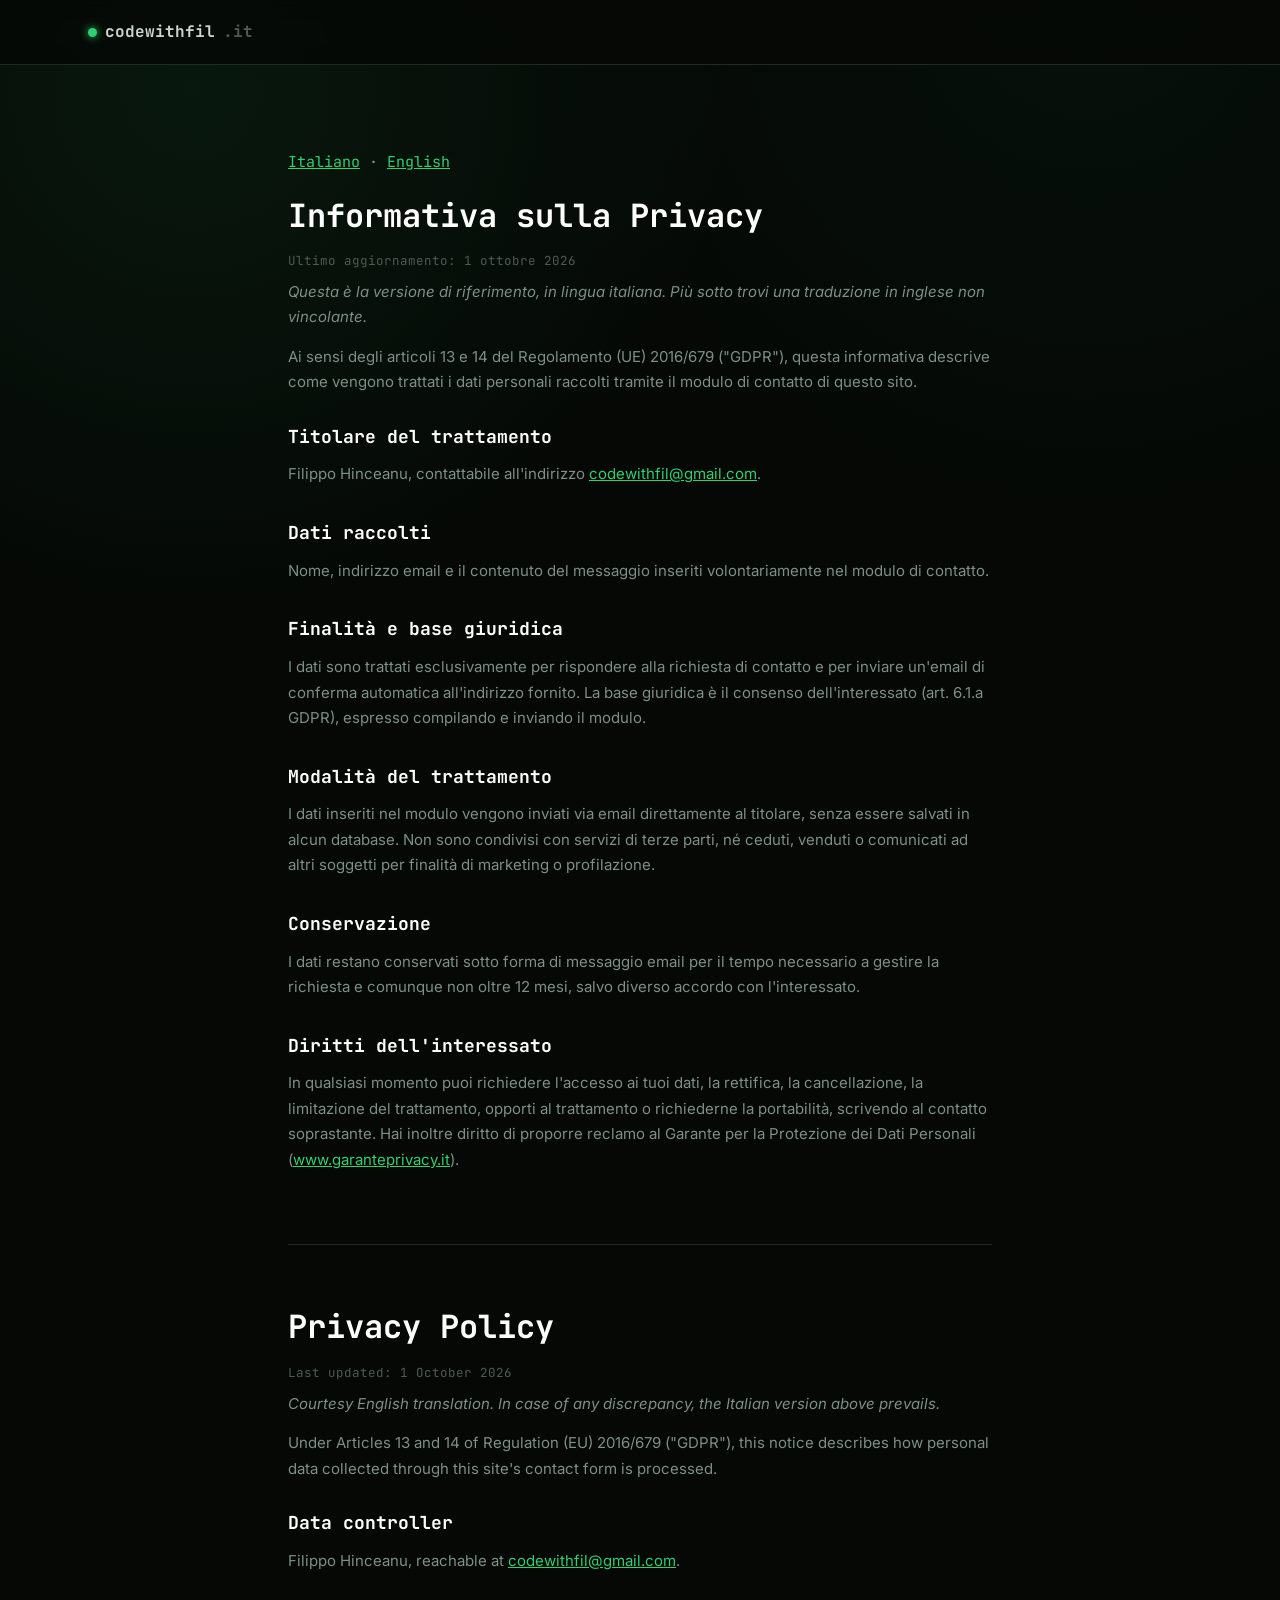
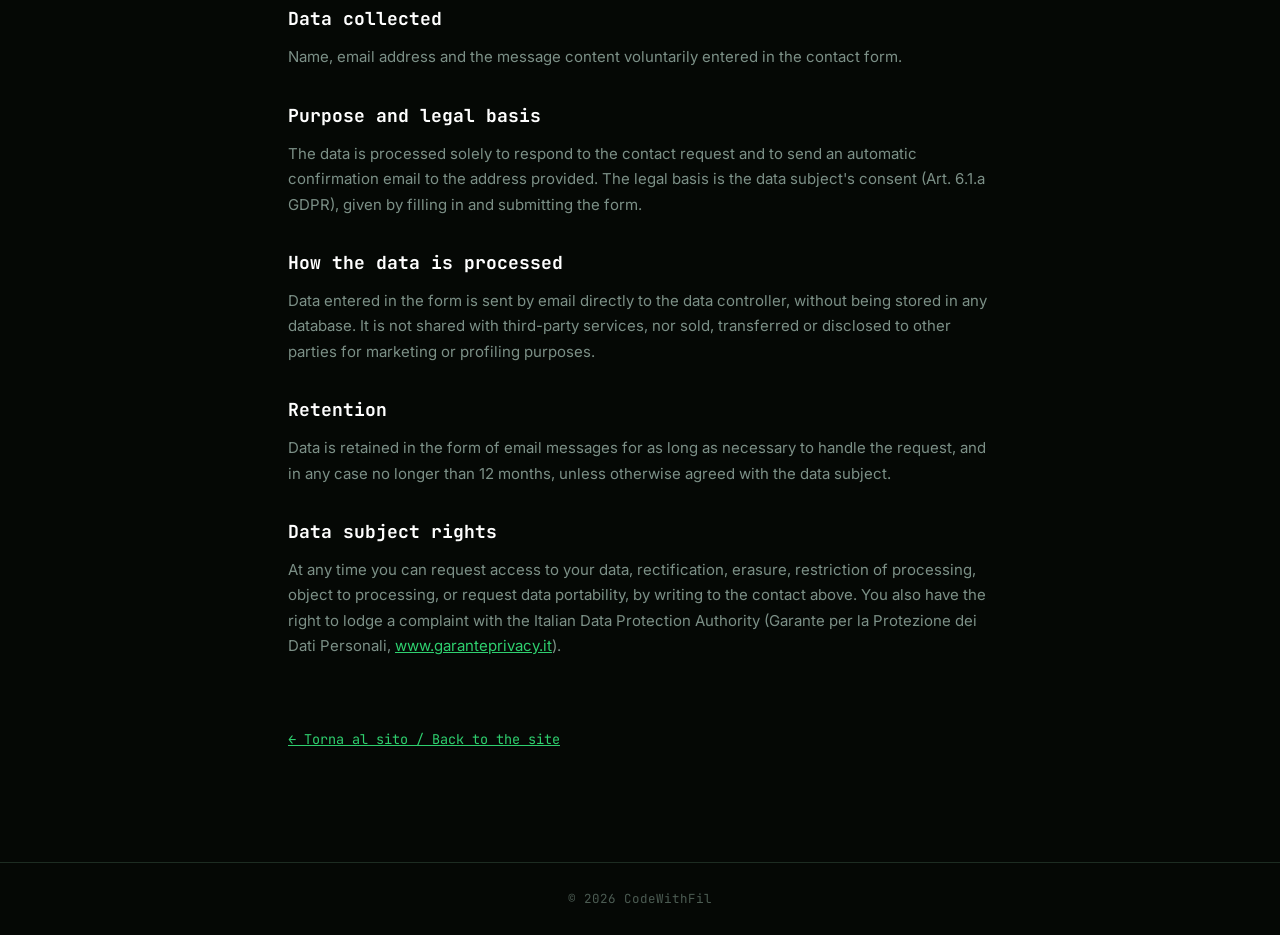
<file: pages/policy/index.html>
<!DOCTYPE html>
<html lang="it">

<head>
    <meta charset="UTF-8">
    <meta name="viewport" content="width=device-width, initial-scale=1.0, maximum-scale=1.0, user-scalable=no">

    <title>Informativa sulla Privacy | CodeWithFil</title>
    <meta name="description" content="Informativa sulla privacy per il trattamento dei dati raccolti tramite il modulo di contatto di codewithfil.it.">
    <meta name="robots" content="noindex, follow">

    <link rel="icon" href="../../assets/img/favicon.png" type="image/png">
    <link rel="apple-touch-icon" href="../../assets/img/favicon.png">
    <link rel="canonical" href="https://codewithfil.it/pages/policy/">

    <link rel="preconnect" href="https://fonts.googleapis.com">
    <link rel="preconnect" href="https://fonts.gstatic.com" crossorigin>
    <link
        href="https://fonts.googleapis.com/css2?family=JetBrains+Mono:wght@400;500;600;700;800&family=Inter:wght@400;500;600;700&display=swap"
        rel="stylesheet">

    <link rel="stylesheet" href="../../assets/css/style.css?v=2">

    <style>
        .policy-wrap {
            max-width: 760px;
            margin: 0 auto;
            padding: 150px 28px 110px;
        }

        .policy-jump {
            font-family: var(--mono);
            font-size: 13px;
            color: var(--text-faint);
            margin-bottom: 48px;
        }

        .policy-jump a {
            color: var(--green);
        }

        .lang-block {
            scroll-margin-top: 84px;
        }

        .lang-block+.lang-block {
            margin-top: 72px;
            padding-top: 56px;
            border-top: 1px solid var(--border);
        }

        .policy-title {
            font-family: var(--mono);
            font-size: clamp(24px, 3vw, 32px);
            font-weight: 700;
            color: #fff;
            margin-bottom: 10px;
        }

        .policy-updated {
            font-family: var(--mono);
            font-size: 12.5px;
            color: var(--text-faint);
            margin-bottom: 8px;
        }

        .policy-note {
            font-size: 13.5px;
            color: var(--text-faint);
            font-style: italic;
            margin-bottom: 36px;
        }

        .policy-wrap h2 {
            font-family: var(--mono);
            font-size: 18px;
            color: #fff;
            margin: 32px 0 10px;
        }

        .lang-block>h2:first-of-type {
            margin-top: 28px;
        }

        .policy-wrap p {
            color: var(--text-dim);
            font-size: 15px;
            line-height: 1.7;
            margin-bottom: 14px;
        }

        .policy-wrap a {
            color: var(--green);
            text-decoration: underline;
        }

        .policy-back {
            display: inline-block;
            margin-top: 56px;
            font-family: var(--mono);
            font-size: 13.5px;
        }
    </style>
</head>

<body>

    <header class="top">
        <nav>
            <a href="../../" class="brand">
                <span class="dot"></span>codewithfil<span style="color:var(--text-faint)">.it</span>
            </a>
        </nav>
    </header>

    <div class="policy-wrap">
        <p class="policy-jump"><a href="#it">Italiano</a> &middot; <a href="#en">English</a></p>

        <!-- ===== ITALIANO (versione di riferimento) ===== -->
        <div class="lang-block" id="it" lang="it">
            <div class="policy-title">Informativa sulla Privacy</div>
            <div class="policy-updated">Ultimo aggiornamento: 1 ottobre 2026</div>
            <p class="policy-note">Questa è la versione di riferimento, in lingua italiana. Più sotto trovi una traduzione in inglese non vincolante.</p>

            <p>Ai sensi degli articoli 13 e 14 del Regolamento (UE) 2016/679 ("GDPR"), questa informativa descrive come
                vengono trattati i dati personali raccolti tramite il modulo di contatto di questo sito.</p>

            <h2>Titolare del trattamento</h2>
            <p>Filippo Hinceanu, contattabile all'indirizzo <a href="mailto:codewithfil@gmail.com">codewithfil@gmail.com</a>.</p>

            <h2>Dati raccolti</h2>
            <p>Nome, indirizzo email e il contenuto del messaggio inseriti volontariamente nel modulo di contatto.</p>

            <h2>Finalità e base giuridica</h2>
            <p>I dati sono trattati esclusivamente per rispondere alla richiesta di contatto e per inviare un'email di
                conferma automatica all'indirizzo fornito. La base giuridica è il consenso dell'interessato (art. 6.1.a
                GDPR), espresso compilando e inviando il modulo.</p>

            <h2>Modalità del trattamento</h2>
            <p>I dati inseriti nel modulo vengono inviati via email direttamente al titolare, senza essere salvati in
                alcun database. Non sono condivisi con servizi di terze parti, né ceduti, venduti o comunicati ad altri
                soggetti per finalità di marketing o profilazione.</p>

            <h2>Conservazione</h2>
            <p>I dati restano conservati sotto forma di messaggio email per il tempo necessario a gestire la richiesta e
                comunque non oltre 12 mesi, salvo diverso accordo con l'interessato.</p>

            <h2>Diritti dell'interessato</h2>
            <p>In qualsiasi momento puoi richiedere l'accesso ai tuoi dati, la rettifica, la cancellazione, la
                limitazione del trattamento, opporti al trattamento o richiederne la portabilità, scrivendo al contatto
                soprastante. Hai inoltre diritto di proporre reclamo al Garante per la Protezione dei Dati Personali
                (<a href="https://www.garanteprivacy.it" target="_blank" rel="noopener noreferrer">www.garanteprivacy.it</a>).</p>
        </div>

        <!-- ===== ENGLISH (courtesy translation) ===== -->
        <div class="lang-block" id="en" lang="en">
            <div class="policy-title">Privacy Policy</div>
            <div class="policy-updated">Last updated: 1 October 2026</div>
            <p class="policy-note">Courtesy English translation. In case of any discrepancy, the Italian version above
                prevails.</p>

            <p>Under Articles 13 and 14 of Regulation (EU) 2016/679 ("GDPR"), this notice describes how personal data
                collected through this site's contact form is processed.</p>

            <h2>Data controller</h2>
            <p>Filippo Hinceanu, reachable at <a href="mailto:codewithfil@gmail.com">codewithfil@gmail.com</a>.</p>

            <h2>Data collected</h2>
            <p>Name, email address and the message content voluntarily entered in the contact form.</p>

            <h2>Purpose and legal basis</h2>
            <p>The data is processed solely to respond to the contact request and to send an automatic confirmation
                email to the address provided. The legal basis is the data subject's consent (Art. 6.1.a GDPR), given by
                filling in and submitting the form.</p>

            <h2>How the data is processed</h2>
            <p>Data entered in the form is sent by email directly to the data controller, without being stored in any
                database. It is not shared with third-party services, nor sold, transferred or disclosed to other
                parties for marketing or profiling purposes.</p>

            <h2>Retention</h2>
            <p>Data is retained in the form of email messages for as long as necessary to handle the request, and in
                any case no longer than 12 months, unless otherwise agreed with the data subject.</p>

            <h2>Data subject rights</h2>
            <p>At any time you can request access to your data, rectification, erasure, restriction of processing,
                object to processing, or request data portability, by writing to the contact above. You also have the
                right to lodge a complaint with the Italian Data Protection Authority (Garante per la Protezione dei
                Dati Personali, <a href="https://www.garanteprivacy.it" target="_blank" rel="noopener noreferrer">www.garanteprivacy.it</a>).</p>
        </div>

        <a href="../../" class="policy-back">&larr; Torna al sito / Back to the site</a>
    </div>

    <footer>
        <div class="wrap">
            <div>&copy; <span id="year"></span> CodeWithFil</div>
        </div>
    </footer>

    <script>document.getElementById('year').textContent = new Date().getFullYear();</script>

</body>

</html>
</file>
<file: assets/css/style.css>
:root {
    --bg: #050805;
    --bg-soft: #080c08;
    --surface: #0d130f;
    --surface-2: #121a14;
    --border: #1d2c22;
    --text: #cbd6cf;
    --text-dim: #7c9087;
    --text-faint: #4c5c53;
    --green: #2fd06f;
    --green-dim: #1c8a4d;
    --green-soft: #2fd06f22;
    --amber: #e3a857;
    --blue: #6fa8dc;
    --red: #d9706b;
    --mono: "JetBrains Mono", monospace;
    --sans: "Inter", sans-serif;
    --radius: 8px;
    --maxw: 1160px;
}

* {
    margin: 0;
    padding: 0;
    box-sizing: border-box;
}

html {
    scroll-behavior: smooth;
}

img {
    max-width: 100%;
}

body {
    background: var(--bg);
    color: var(--text);
    font-family: var(--sans);
    line-height: 1.6;
    background-image:
        radial-gradient(circle at 15% 10%, #2fd06f14, transparent 40%),
        radial-gradient(circle at 85% 0%, #1c8a4d10, transparent 40%);
    background-attachment: fixed;
}

[id] {
    scroll-margin-top: 84px;
}

::selection {
    background: var(--green-soft);
    color: var(--green);
}

a {
    color: inherit;
    text-decoration: none;
}

.wrap {
    max-width: var(--maxw);
    margin: 0 auto;
    padding: 0 28px;
}

/* ===== Scrollbar ===== */
::-webkit-scrollbar {
    width: 10px;
}

::-webkit-scrollbar-track {
    background: var(--bg);
}

::-webkit-scrollbar-thumb {
    background: var(--border);
    border-radius: 6px;
}

::-webkit-scrollbar-thumb:hover {
    background: var(--text-faint);
}

/* ===== NAV ===== */
header.top {
    position: fixed;
    top: 0;
    left: 0;
    right: 0;
    z-index: 100;
    background: #050805cc;
    backdrop-filter: blur(10px);
    border-bottom: 1px solid var(--border);
}

nav {
    max-width: var(--maxw);
    margin: 0 auto;
    padding: 0 28px;
    height: 64px;
    display: flex;
    align-items: center;
    justify-content: space-between;
}

.brand {
    font-family: var(--mono);
    font-weight: 700;
    font-size: 16px;
    color: var(--text);
    display: flex;
    align-items: center;
    gap: 8px;
}

.brand .dot {
    width: 9px;
    height: 9px;
    border-radius: 50%;
    background: var(--green);
    box-shadow: 0 0 8px var(--green);
    flex-shrink: 0;
}

.navlinks {
    display: flex;
    gap: 32px;
    list-style: none;
    font-family: var(--mono);
    font-size: 14px;
}

.navlinks a {
    color: var(--text-dim);
    position: relative;
    padding: 4px 0;
    transition: color .2s;
}

.navlinks a:hover {
    color: var(--green);
}

.navlinks a::after {
    content: "";
    position: absolute;
    left: 0;
    bottom: -2px;
    width: 0;
    height: 2px;
    background: var(--green);
    transition: width .25s;
}

.navlinks a:hover::after {
    width: 100%;
}

.navtoggle {
    display: none;
    flex-direction: column;
    gap: 4px;
    background: none;
    border: none;
    cursor: pointer;
    padding: 8px;
}

.navtoggle span {
    width: 22px;
    height: 2px;
    background: var(--text);
}

/* ===== LANG SWITCH ===== */
.nav-right {
    display: flex;
    align-items: center;
    gap: 22px;
}

.lang-switch {
    position: relative;
    font-family: var(--mono);
    flex-shrink: 0;
}

.lang-current {
    display: flex;
    align-items: center;
    gap: 7px;
    background: var(--surface);
    border: 1px solid var(--border);
    border-radius: 6px;
    padding: 5px 8px;
    cursor: pointer;
    color: var(--text-dim);
    transition: border-color .2s, color .2s;
}

.lang-current:hover {
    border-color: var(--text-faint);
    color: var(--text);
}

.lang-current .chevron {
    width: 14px;
    height: 14px;
    transition: transform .2s;
}

.lang-switch.open .chevron {
    transform: rotate(180deg);
}

.flag {
    display: inline-flex;
    width: 22px;
    height: 15px;
    border-radius: 3px;
    overflow: hidden;
    flex-shrink: 0;
    box-shadow: inset 0 0 0 1px #00000040;
}

.flag-svg {
    width: 100%;
    height: 100%;
    display: block;
}

.lang-menu {
    position: absolute;
    top: calc(100% + 8px);
    right: 0;
    min-width: 152px;
    list-style: none;
    background: var(--surface);
    border: 1px solid var(--border);
    border-radius: 8px;
    padding: 6px;
    box-shadow: 0 12px 30px #00000066;
    opacity: 0;
    visibility: hidden;
    transform: translateY(-6px);
    transition: opacity .18s ease, transform .18s ease, visibility .18s;
    z-index: 200;
}

.lang-switch.open .lang-menu {
    opacity: 1;
    visibility: visible;
    transform: translateY(0);
}

.lang-option {
    display: flex;
    align-items: center;
    gap: 10px;
    padding: 8px 10px;
    border-radius: 6px;
    cursor: pointer;
    color: var(--text-dim);
    font-size: 14px;
    transition: background .15s, color .15s;
}

.lang-option:hover {
    background: var(--surface-2);
    color: var(--text);
}

.lang-option.active {
    color: var(--green);
}

.lang-option.active::after {
    content: "✓";
    margin-left: auto;
    font-size: 12px;
    color: var(--green);
}

/* ===== HERO ===== */
.hero {
    padding: 130px 0 64px;
    position: relative;
    overflow: hidden;
}

.hero .wrap {
    display: grid;
    grid-template-columns: 1.1fr 0.8fr;
    gap: 60px;
    align-items: center;
    width: 100%;
}

.hero-greeting {
    font-family: var(--mono);
    color: var(--text-dim);
    font-size: 15px;
    margin-bottom: 18px;
    display: flex;
    align-items: center;
    gap: 10px;
}

.hero-greeting .blink {
    display: inline-block;
    width: 9px;
    height: 18px;
    background: var(--green);
    animation: blink 1.1s steps(1) infinite;
}

@keyframes blink {
    50% {
        opacity: 0;
    }
}

.hero h1 {
    font-family: var(--mono);
    font-size: clamp(34px, 5vw, 56px);
    font-weight: 800;
    line-height: 1.15;
    color: #fff;
    margin-bottom: 10px;
}

.hero h1 .accent {
    color: var(--green);
}

.hero-role {
    font-family: var(--mono);
    font-size: clamp(17px, 2.4vw, 22px);
    font-weight: 600;
    color: var(--text-dim);
    margin-bottom: 26px;
}

.hero-role .role-text {
    color: var(--green);
}

.hero-role .role-caret {
    display: inline-block;
    width: 9px;
    height: 1.05em;
    margin-left: 3px;
    background: var(--green);
    vertical-align: -0.15em;
    animation: blink 1.1s steps(1) infinite;
}

.hero p.lede {
    font-size: 17px;
    color: var(--text-dim);
    max-width: 540px;
    margin-bottom: 32px;
}

.hero-cta {
    display: flex;
    gap: 16px;
    flex-wrap: wrap;
}

.btn {
    font-family: var(--mono);
    font-size: 14px;
    font-weight: 600;
    padding: 13px 26px;
    border-radius: var(--radius);
    cursor: pointer;
    display: inline-flex;
    align-items: center;
    gap: 8px;
    transition: transform .2s, background .2s, border-color .2s, color .2s;
    border: 1px solid transparent;
}

.btn-primary {
    background: var(--green);
    color: #04140a;
}

.btn-primary:hover {
    transform: translateY(-2px);
    background: #4ee68f;
}

.btn-ghost {
    border: 1px solid var(--border);
    color: var(--text);
}

.btn-ghost:hover {
    border-color: var(--text-faint);
    transform: translateY(-2px);
}

.btn:disabled {
    opacity: .4;
    cursor: not-allowed;
    pointer-events: none;
}

/* terminal card in hero */
.term {
    background: var(--surface);
    border: 1px solid var(--border);
    border-radius: 10px;
    overflow: hidden;
    box-shadow: 0 30px 60px -20px #000a;
}

.term-bar {
    display: flex;
    align-items: center;
    gap: 8px;
    padding: 11px 14px;
    background: var(--surface-2);
    border-bottom: 1px solid var(--border);
}

.term-bar .tdot {
    width: 11px;
    height: 11px;
    border-radius: 50%;
}

.term-bar .tdot:nth-child(1) {
    background: #e6685c;
}

.term-bar .tdot:nth-child(2) {
    background: #e3b450;
}

.term-bar .tdot:nth-child(3) {
    background: #69c97e;
}

.term-bar .tname {
    margin-left: 8px;
    font-family: var(--mono);
    font-size: 12px;
    color: var(--text-faint);
}

.term-body {
    padding: 20px 22px;
    font-family: var(--mono);
    font-size: 13.5px;
    color: var(--text-dim);
    overflow-x: auto;
    -webkit-overflow-scrolling: touch;
    scrollbar-width: thin;
}

.term-body::-webkit-scrollbar {
    height: 6px;
}

.ln {
    display: flex;
    gap: 14px;
    line-height: 1.7;
}

.ln-num {
    color: var(--text-faint);
    user-select: none;
    flex-shrink: 0;
    text-align: right;
    min-width: 1.6em;
    white-space: pre;
}

.ln-content {
    white-space: pre;
}

.hl-key {
    color: #569cd6;
}

.hl-str {
    color: #ce9178;
}

.hl-com {
    color: #6a9955;
}

.hl-text {
    color: var(--text-dim);
}

.hl-anno {
    color: var(--amber);
}

.hl-type {
    color: #4ec9b0;
}

/* cursore a barra "|" stile editor */
.ide-caret {
    display: inline-block;
    width: 2px;
    height: 1.15em;
    margin: 0 -1px;
    background: var(--green);
    vertical-align: -0.2em;
    animation: blink 1s steps(1) infinite;
}

/* selezione "Ctrl+A" stile IDE */
.ide-sel {
    background: rgba(111, 168, 220, 0.32);
    border-radius: 1px;
}

.term-body .ln {
    margin-bottom: 10px;
    white-space: nowrap;
}

.term-body .ln:last-child {
    margin-bottom: 0;
}

/* ===== BENTO DASHBOARD ===== */
/* Tutto il contenuto dopo l'hero vive in un'unica griglia a 12 colonne:
   ogni blocco è una card indipendente ("widget") con la sua ampiezza
   (span-N), invece delle vecchie fasce full-width impilate una sull'altra. */
.bento {
    display: grid;
    grid-template-columns: repeat(12, minmax(0, 1fr));
    gap: 22px;
    padding: 70px 0 110px;
}

.bento-item {
    grid-column: 1 / -1;
    background: var(--surface);
    border: 1px solid var(--border);
    border-radius: 14px;
    padding: 28px 26px;
}

/* riga di apertura di un gruppo: solo testo, nessuna card */
.bento-label {
    grid-column: 1 / -1;
    margin-top: 20px;
}

.bento-label:first-child {
    margin-top: 0;
}

.span-4 {
    grid-column: span 4;
}

.span-5 {
    grid-column: span 5;
}

.span-6 {
    grid-column: span 6;
}

.span-7 {
    grid-column: span 7;
}

.span-8 {
    grid-column: span 8;
}

.span-12 {
    grid-column: 1 / -1;
}

.card-kicker {
    font-family: var(--mono);
    font-size: 12.5px;
    color: var(--green);
    display: flex;
    align-items: center;
    gap: 8px;
    margin-bottom: 10px;
    letter-spacing: 0.02em;
}

.card-kicker::before {
    content: "//";
    color: var(--text-faint);
}

.card-title {
    font-family: var(--mono);
    font-size: clamp(19px, 2.1vw, 25px);
    font-weight: 700;
    color: #fff;
}

.bento-item>.card-title {
    margin-bottom: 20px;
}

/* card che si comportano da tile cliccabile (servizi, progetti EHN, personali, collaboratore) */
.tile-card {
    transition: transform .2s, border-color .2s;
}

.tile-card:hover {
    transform: translateY(-4px);
    border-color: var(--green);
}

/* paragrafi "lunghi" (about, intro progetti) */
.body-text p {
    color: var(--text);
    font-size: 15.5px;
    margin-bottom: 16px;
    line-height: 1.7;
}

.body-text p:last-child {
    margin-bottom: 0;
}

.body-text strong {
    color: #fff;
    font-weight: 600;
}

@media (max-width: 980px) {
    .bento {
        grid-template-columns: minmax(0, 1fr);
        gap: 18px;
    }

    .span-4,
    .span-5,
    .span-6,
    .span-7,
    .span-8 {
        grid-column: 1 / -1;
    }
}

/* ===== ABOUT (profilo) ===== */
.profile-card {
    text-align: center;
}

.avatar-ring {
    width: 120px;
    height: 120px;
    margin: 0 auto 20px;
    border-radius: 50%;
    border: 1px solid var(--border);
    position: relative;
    background-image: url('../img/person.png');
    background-size: 170%;
    background-position: center 26%;
    background-repeat: no-repeat;
}

.avatar-ring::before {
    content: "";
    position: absolute;
    inset: -1px;
    border-radius: 50%;
    border: 1px dashed var(--text-faint);
    opacity: .4;
}

.profile-card h3 {
    font-family: var(--mono);
    color: #fff;
    font-size: 17px;
    margin-bottom: 6px;
}

.profile-card .meta-line {
    font-family: var(--mono);
    font-size: 12.5px;
    color: var(--text-faint);
    line-height: 1.5;
}

.status-pill {
    display: inline-flex;
    align-items: center;
    gap: 7px;
    font-family: var(--mono);
    font-size: 12px;
    color: var(--green);
    background: #2fd06f15;
    border: 1px solid #2fd06f30;
    padding: 6px 12px;
    border-radius: 100px;
}

.status-pill .dot {
    width: 7px;
    height: 7px;
    border-radius: 50%;
    background: var(--green);
}

/* ===== SKILLS - IDE EXPLORER STYLE ===== */
.ide {
    background: var(--bg-soft);
    border: 1px solid var(--border);
    border-radius: 10px;
    overflow: hidden;
    display: grid;
    grid-template-columns: 260px 1fr;
    min-height: 480px;
}

.ide-bar {
    grid-column: 1 / -1;
    display: flex;
    align-items: center;
    gap: 8px;
    padding: 11px 14px;
    background: var(--surface-2);
    border-bottom: 1px solid var(--border);
}

.ide-bar .tdot {
    width: 11px;
    height: 11px;
    border-radius: 50%;
}

.ide-bar .tdot:nth-child(1) {
    background: #e6685c;
}

.ide-bar .tdot:nth-child(2) {
    background: #e3b450;
}

.ide-bar .tdot:nth-child(3) {
    background: #69c97e;
}

.ide-bar .tname {
    margin-left: 8px;
    font-family: var(--mono);
    font-size: 12px;
    color: var(--text-faint);
}

.ide-tree {
    border-right: 1px solid var(--border);
    padding: 18px 0;
}

.tree-group {
    margin-bottom: 4px;
}

.tree-label {
    font-family: var(--mono);
    font-size: 11.5px;
    color: var(--text-faint);
    text-transform: uppercase;
    letter-spacing: .06em;
    padding: 10px 18px 6px;
}

.tree-item {
    font-family: var(--mono);
    font-size: 13.5px;
    color: var(--text-dim);
    padding: 9px 18px 9px 14px;
    cursor: pointer;
    display: flex;
    align-items: center;
    gap: 9px;
    transition: background .15s, color .15s;
    position: relative;
}

/* barretta verde arrotondata a sinistra della voce attiva ("| Java") */
.tree-item::before {
    content: "";
    position: absolute;
    left: 4px;
    top: 50%;
    width: 3px;
    height: 60%;
    border-radius: 3px;
    background: var(--green);
    transform: translateY(-50%) scaleY(0);
    transition: transform .18s ease;
}

.tree-item .tree-icon {
    width: 16px;
    height: 16px;
    flex-shrink: 0;
}

.tree-item:hover {
    background: var(--surface-2);
    color: var(--text);
}

.tree-item.active {
    background: var(--green-soft);
    color: var(--green);
}

.tree-item.active::before {
    transform: translateY(-50%) scaleY(1);
}

.ide-panel {
    padding: 32px 36px;
}

.skill-block {
    display: none;
}

.skill-block.active {
    display: block;
    animation: fadein .25s ease;
}

@keyframes fadein {
    from {
        opacity: 0;
        transform: translateY(4px);
    }

    to {
        opacity: 1;
        transform: none;
    }
}

.skill-block h3 {
    font-family: var(--mono);
    font-size: 20px;
    color: #fff;
    margin-bottom: 6px;
}

.skill-block .lvl-line {
    display: flex;
    align-items: center;
    gap: 10px;
    margin-bottom: 22px;
}

.lvl-tag {
    font-family: var(--mono);
    font-size: 11.5px;
    padding: 4px 10px;
    border-radius: 100px;
    font-weight: 600;
}

.lvl-tag.expert {
    background: #2fd06f20;
    color: var(--green);
    border: 1px solid #2fd06f40;
}

.lvl-tag.solid {
    background: #6fa8dc20;
    color: var(--blue);
    border: 1px solid #6fa8dc40;
}

.lvl-tag.basic {
    background: #e3a85720;
    color: var(--amber);
    border: 1px solid #e3a85740;
}

.lvl-tag.learning {
    background: #d9706b20;
    color: var(--red);
    border: 1px solid #d9706b40;
}

.skill-block p {
    color: var(--text-dim);
    font-size: 15px;
    margin-bottom: 14px;
}

.skill-block ul {
    list-style: none;
    margin-top: 16px;
}

.skill-block ul li {
    font-size: 14px;
    color: var(--text-dim);
    padding: 7px 0 7px 22px;
    position: relative;
    border-bottom: 1px solid var(--border);
}

.skill-block ul li:last-child {
    border-bottom: none;
}

.skill-block ul li::before {
    content: "›";
    position: absolute;
    left: 0;
    color: var(--green);
    font-weight: 700;
}

.skill-block ul li strong {
    color: var(--text);
}

/* ===== TECH STACK: scorrimento icone linguaggi/framework/strumenti ===== */
.tech-carousel {
    margin: 4px -26px -4px;
    overflow: hidden;
    -webkit-mask-image: linear-gradient(90deg, transparent, #000 4%, #000 96%, transparent);
    mask-image: linear-gradient(90deg, transparent, #000 4%, #000 96%, transparent);
}

.tech-track {
    display: flex;
    align-items: flex-start;
    gap: 34px;
    width: max-content;
    padding: 4px 28px;
    animation: techScroll 75s linear infinite;
}

.tech-carousel:hover .tech-track {
    animation-play-state: paused;
}

@keyframes techScroll {
    from {
        transform: translateX(0);
    }

    to {
        transform: translateX(-50%);
    }
}

.tech-item {
    flex: 0 0 auto;
    width: 84px;
    display: flex;
    flex-direction: column;
    align-items: center;
    gap: 10px;
}

.tech-icon {
    width: 52px;
    height: 52px;
    border-radius: 12px;
    background: var(--bg-soft);
    border: 1px solid var(--border);
    display: flex;
    align-items: center;
    justify-content: center;
    transition: border-color .2s, box-shadow .2s, transform .2s;
}

.tech-icon img {
    width: 28px;
    height: 28px;
    display: block;
}

.tech-item:hover .tech-icon {
    border-color: var(--green);
    box-shadow: 0 0 0 1px var(--green), 0 0 22px -6px var(--green);
    transform: translateY(-3px);
}

.tech-mono {
    font-family: var(--mono);
    font-weight: 700;
    font-size: 12px;
    color: var(--tc, var(--text));
    letter-spacing: -0.02em;
}

.tech-name {
    font-family: var(--mono);
    font-size: 10.5px;
    color: var(--text-faint);
    text-align: center;
    white-space: nowrap;
}

@media (prefers-reduced-motion: reduce) {

    .tech-track {
        animation: none;
    }

    .tech-carousel {
        overflow-x: auto;
    }
}

/* ===== CODE SHOWCASE: snippet reali, finestre stile IDE a scorrimento ===== */
.code-intro {
    color: var(--text-dim);
    max-width: 620px;
    margin-bottom: 24px;
}

.code-carousel {
    margin: 0 -26px -4px;
    overflow: hidden;
    -webkit-mask-image: linear-gradient(90deg, transparent, #000 4%, #000 96%, transparent);
    mask-image: linear-gradient(90deg, transparent, #000 4%, #000 96%, transparent);
}

.code-track {
    display: flex;
    align-items: flex-start;
    gap: 28px;
    width: max-content;
    padding: 4px 28px;
    animation: codeScroll 55s linear infinite;
}

.code-carousel:hover .code-track {
    animation-play-state: paused;
}

@keyframes codeScroll {
    from {
        transform: translateX(0);
    }

    to {
        transform: translateX(-50%);
    }
}

.code-window {
    flex: 0 0 auto;
    width: min(480px, 86vw);
    background: var(--bg-soft);
    border: 1px solid var(--border);
    border-radius: 10px;
    overflow: hidden;
    box-shadow: 0 30px 60px -20px #000a;
}

.code-window .code-tag {
    padding: 7px 14px;
    font-family: var(--mono);
    font-size: 11px;
    color: var(--text-faint);
    border-bottom: 1px solid var(--border);
}

.code-window .term-body {
    max-height: 420px;
    overflow-y: auto;
}

@media (prefers-reduced-motion: reduce) {
    .code-track {
        animation: none;
    }

    .code-carousel {
        overflow-x: auto;
    }
}

/* ===== TILE CARDS: servizi, progetti EHN, progetto personale ===== */
.tile-num {
    font-family: var(--mono);
    font-size: 12px;
    color: var(--text-faint);
    margin-bottom: 16px;
}

.tile-title {
    font-family: var(--mono);
    font-size: 16px;
    color: #fff;
    margin-bottom: 10px;
}

.tile-text {
    font-size: 13.5px;
    color: var(--text-dim);
    margin-bottom: 16px;
    line-height: 1.55;
}

.tile-link {
    font-family: var(--mono);
    font-size: 13px;
    color: var(--green);
    display: inline-flex;
    align-items: center;
    gap: 6px;
}

.tile-link.disabled {
    color: var(--text-faint);
    pointer-events: none;
}

.tile-thumb {
    display: block;
    width: calc(100% + 52px);
    margin: -28px -26px 18px;
    border-radius: 14px 14px 0 0;
    overflow: hidden;
}

.tile-thumb img {
    width: 100%;
    height: 150px;
    object-fit: cover;
    display: block;
}

.tile-tags {
    display: flex;
    flex-wrap: wrap;
    gap: 6px;
}

.tile-tags span {
    font-family: var(--mono);
    font-size: 11px;
    padding: 3px 9px;
    border: 1px solid var(--border);
    border-radius: 100px;
    color: var(--text-faint);
}

.proj-signed .proj-signature {
    margin-top: 12px;
    font-family: var(--mono);
    font-size: 11.5px;
    color: var(--text-faint);
    font-style: italic;
}

/* ===== PROJECTS: logo/stat card EHN ===== */
.logo-card {
    display: flex;
    flex-direction: column;
    align-items: center;
    gap: 18px;
    text-align: center;
}

.server-logo {
    width: 100%;
    max-width: 160px;
    border-radius: 6px;
}

.server-meta {
    width: 100%;
    display: flex;
    flex-direction: column;
    gap: 10px;
    padding-top: 4px;
    border-top: 1px solid var(--border);
}

.server-stat {
    display: flex;
    align-items: baseline;
    gap: 8px;
    text-align: left;
}

.stat-label {
    font-family: var(--mono);
    font-size: 11px;
    color: var(--green);
    text-transform: uppercase;
    letter-spacing: .05em;
    width: 62px;
    flex-shrink: 0;
}

.stat-val {
    font-size: 13px;
    color: var(--text-dim);
}

.stat-mono {
    font-family: var(--mono);
    font-size: 12px;
    word-break: break-all;
}

/* ===== EXPERIENCE ===== */
.experience-logo {
    flex-shrink: 0;
    width: 140px;
    height: 140px;
    border-radius: 14px;
    overflow: hidden;
    background: #fff;
    border: 2px solid var(--green);
    box-shadow: 0 4px 12px #00000040;
    display: flex;
    align-items: center;
    justify-content: center;
    padding: 14px;
}

.experience-logo img {
    width: 100%;
    height: 100%;
    object-fit: contain;
    display: block;
}

/* ===== COLLABORATOR ===== */
.collab-card {
    display: flex;
    align-items: center;
    gap: 28px;
}

.collab-avatar {
    flex-shrink: 0;
    width: 110px;
    height: 110px;
    border-radius: 50%;
    overflow: hidden;
    border: 2px solid var(--green);
    box-shadow: 0 4px 12px #00000040;
}

.collab-avatar img {
    width: 100%;
    height: 100%;
    object-fit: cover;
    display: block;
}

.collab-content h3 {
    color: var(--text);
    font-family: var(--sans);
    font-size: 18px;
    font-weight: 600;
    margin-bottom: 4px;
}

.collab-role {
    color: var(--green);
    font-family: var(--mono);
    font-size: 13px;
    font-weight: 500;
    margin-bottom: 14px;
}

.collab-content p {
    color: var(--text-dim);
    margin-bottom: 18px;
    font-size: 15px;
}

.collab-content .btn {
    display: inline-block;
}

/* ===== CONTACT ===== */
.contact-intro {
    color: var(--text-dim);
    margin-bottom: 26px;
    font-size: 15.5px;
}

.contact-row {
    display: flex;
    align-items: center;
    gap: 14px;
    font-family: var(--mono);
    font-size: 14.5px;
    color: var(--text);
    margin-bottom: 16px;
}

.contact-row .ic {
    color: var(--green);
    flex-shrink: 0;
}

.social-row {
    display: flex;
    gap: 14px;
    margin-top: 26px;
}

.social-btn {
    width: 42px;
    height: 42px;
    border: 1px solid var(--border);
    border-radius: 8px;
    display: flex;
    align-items: center;
    justify-content: center;
    color: var(--text-dim);
    transition: border-color .2s, color .2s, transform .2s;
}

.social-btn:hover {
    border-color: var(--green);
    color: var(--green);
    transform: translateY(-3px);
}

.social-btn svg {
    width: 19px;
    height: 19px;
}

.field {
    margin-bottom: 18px;
}

.field label {
    display: block;
    font-family: var(--mono);
    font-size: 12px;
    color: var(--text-faint);
    margin-bottom: 8px;
}

.field input,
.field textarea {
    width: 100%;
    background: var(--bg);
    border: 1px solid var(--border);
    border-radius: 6px;
    padding: 12px 14px;
    color: var(--text);
    font-family: var(--sans);
    font-size: 14px;
    outline: none;
    transition: border-color .2s;
}

.field input:focus,
.field textarea:focus {
    border-color: var(--green);
}

.field textarea {
    resize: vertical;
    min-height: 110px;
}

.field-check {
    display: flex;
    align-items: flex-start;
    gap: 10px;
    margin-bottom: 18px;
    font-size: 13px;
    color: var(--text-dim);
    line-height: 1.5;
    cursor: pointer;
}

.field-check input[type="checkbox"] {
    margin-top: 3px;
    width: 16px;
    height: 16px;
    flex-shrink: 0;
    accent-color: var(--green);
    cursor: pointer;
}

.field-check a {
    color: var(--green);
    text-decoration: underline;
}

footer {
    border-top: 1px solid var(--border);
    padding: 26px 0;
    text-align: center;
    font-family: var(--mono);
    font-size: 12.5px;
    color: var(--text-faint);
}

footer .wrap {
    display: flex;
    flex-direction: column;
    gap: 10px;
}

footer a {
    color: var(--text-dim);
    transition: color .2s;
}

footer a:hover {
    color: var(--green);
}

.footer-partner {
    font-size: 11.5px;
    color: var(--text-faint);
    display: flex;
    align-items: center;
    gap: 8px;
    justify-content: center;
}

.footer-partner-link {
    display: inline-flex;
    align-items: center;
    gap: 6px;
    color: var(--text-dim);
    transition: color .2s;
}

.footer-partner-link:hover {
    color: var(--green);
}

.footer-partner-img {
    width: 18px;
    height: 18px;
    border-radius: 50%;
    object-fit: cover;
    display: inline-block;
    border: 1px solid var(--border);
}

.version-tag {
    display: inline-block;
    margin-left: 10px;
    padding: 2px 9px;
    font-size: 11.5px;
    color: var(--text-faint);
    border: 1px solid var(--border);
    border-radius: 100px;
    vertical-align: middle;
}

.version-tag:empty {
    display: none;
}

/* ===== RESPONSIVE ===== */
@media (max-width: 880px) {
    .hero .wrap {
        grid-template-columns: 1fr;
        gap: 40px;
    }

    .ide {
        grid-template-columns: 1fr;
    }

    .ide-tree {
        border-right: none;
        border-bottom: 1px solid var(--border);
        display: flex;
        flex-wrap: wrap;
        padding: 14px;
        gap: 4px;
    }

    .tree-group {
        display: flex;
        flex-wrap: wrap;
        gap: 4px;
        align-items: center;
    }

    .tree-label {
        width: 100%;
        padding: 4px 4px;
    }

    .tree-item {
        padding: 8px 12px;
        border-radius: 6px;
    }

    .collab-card {
        flex-direction: column;
        text-align: center;
    }

    .experience-logo {
        margin: 0 auto;
    }
}

@media (max-width: 620px) {
    .navlinks {
        position: fixed;
        top: 64px;
        right: -100%;
        width: min(280px, 80vw);
        height: calc(100vh - 64px);
        background: var(--bg-soft);
        border-left: 1px solid var(--border);
        flex-direction: column;
        padding: 30px 24px;
        gap: 22px;
        transition: right .3s ease;
    }

    .navlinks.open {
        right: 0;
    }

    .navtoggle {
        display: flex;
    }

    .bento-item {
        padding: 24px 20px;
    }

    .tile-thumb {
        width: calc(100% + 40px);
        margin: -24px -20px 18px;
    }
}
</file>
